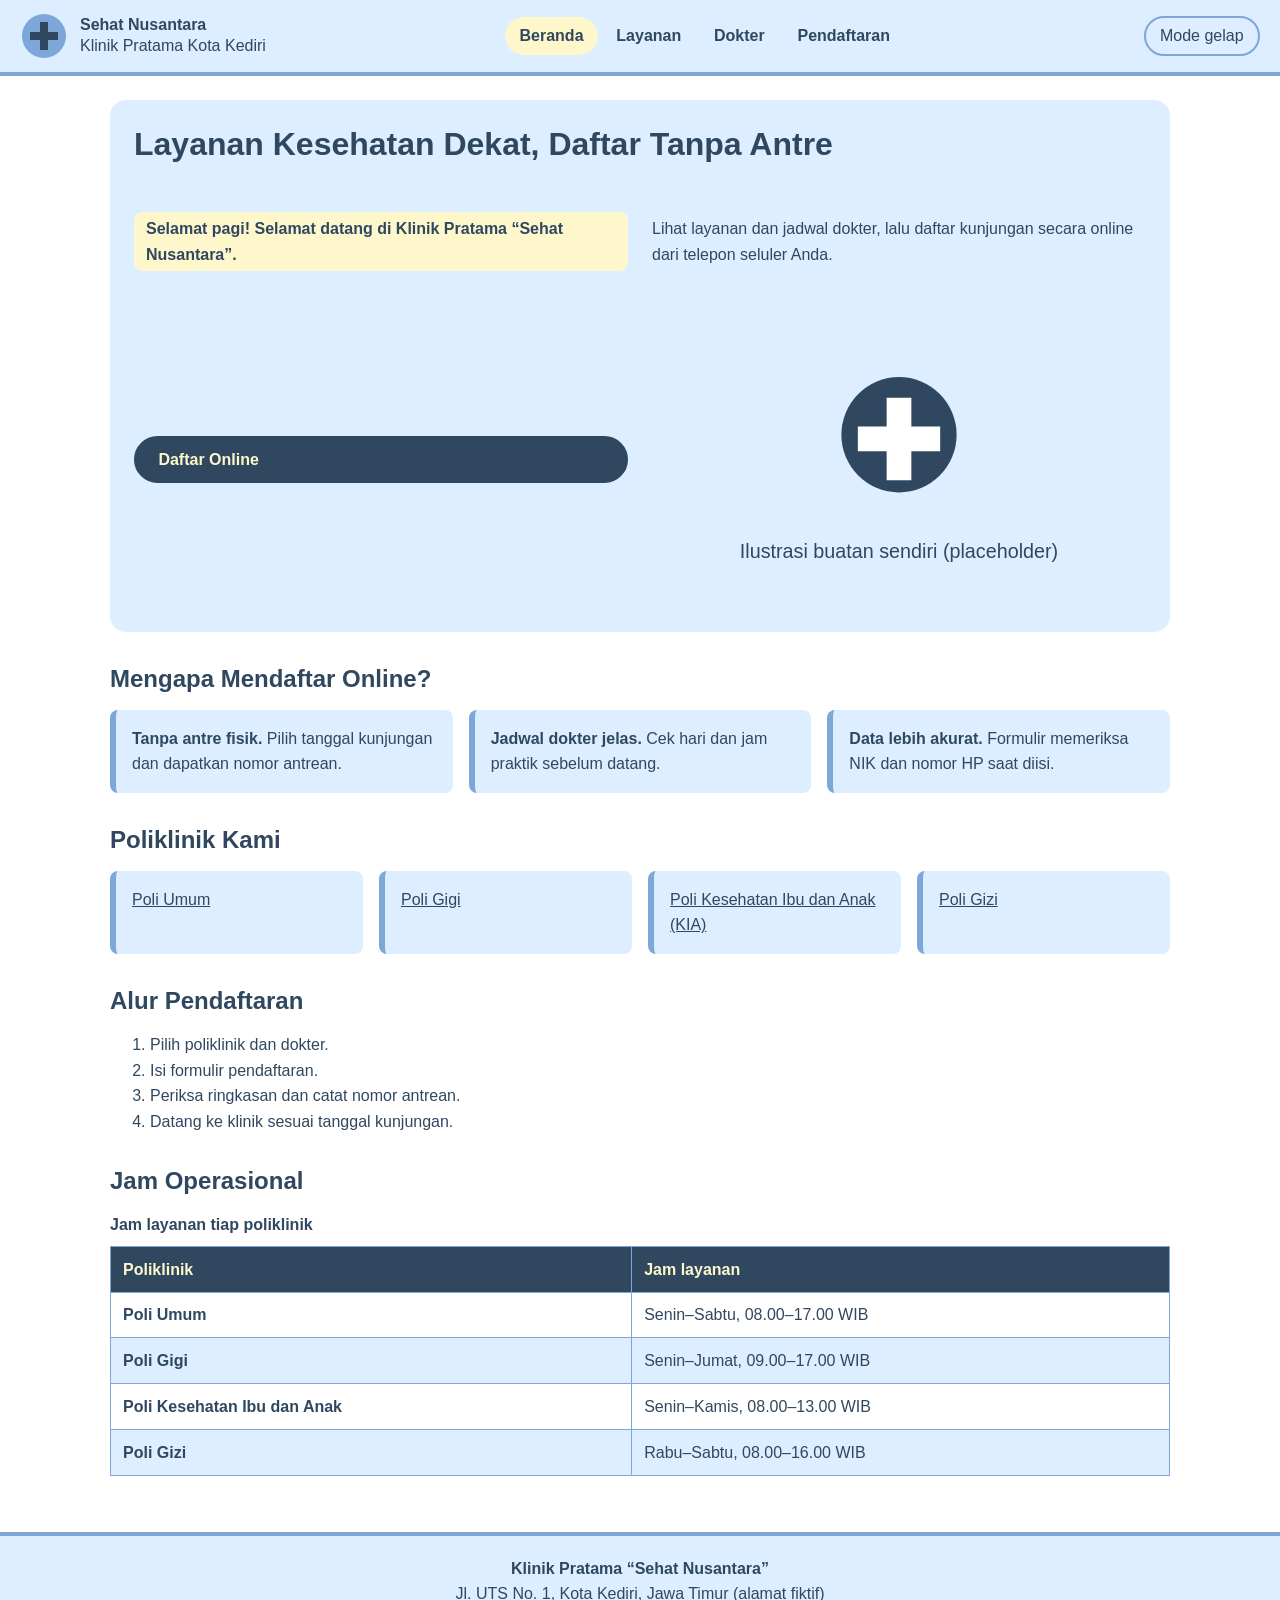
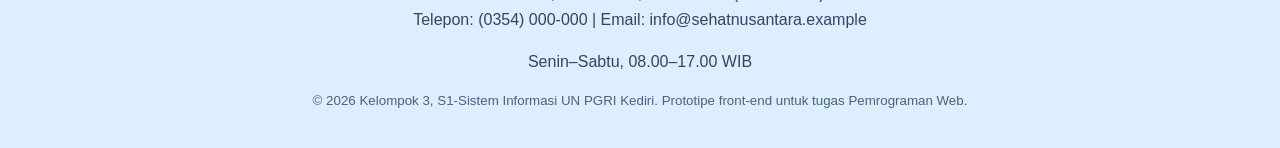
<file: index.html>
<!DOCTYPE html>
<html lang="id">
<head>
  <meta charset="UTF-8">
  <meta name="viewport" content="width=device-width, initial-scale=1">
  <meta name="color-scheme" content="light dark">
  <meta name="description" content="Website resmi Klinik Pratama Sehat Nusantara, Kota Kediri: layanan, jadwal dokter, dan pendaftaran online.">
  <title>Beranda | Klinik Pratama Sehat Nusantara</title>
  <link rel="stylesheet" href="css/style.css">
  <script>try{var t=localStorage.getItem("tema");if(t)document.documentElement.setAttribute("data-theme",t)}catch(e){}</script>
</head>
<body>
  <a class="skip-link" href="#konten-utama">Lewati ke konten utama</a>
  <header id="header-situs">
    <a class="brand" href="index.html">
      <img src="img/logo.svg" alt="Logo Klinik Pratama Sehat Nusantara" width="48" height="48">
      <span><strong>Sehat Nusantara</strong><br>Klinik Pratama Kota Kediri</span>
    </a>
    <nav id="navigasi-utama" aria-label="Navigasi utama">
    <ul>
      <li><a href="index.html" aria-current="page">Beranda</a></li>
      <li><a href="layanan.html">Layanan</a></li>
      <li><a href="dokter.html">Dokter</a></li>
      <li><a href="pendaftaran.html">Pendaftaran</a></li>
    </ul>
    </nav>
    <button type="button" id="btn-tema" aria-pressed="false" aria-label="Ganti mode terang atau gelap">Mode gelap</button>
  </header>

  <main id="konten-utama">
    <section id="hero">
      <h1>Layanan Kesehatan Dekat, Daftar Tanpa Antre</h1>
      <p id="sapaan">Selamat datang di Klinik Pratama “Sehat Nusantara”.</p>
      <p>Lihat layanan dan jadwal dokter, lalu daftar kunjungan secara online dari telepon seluler Anda.</p>
      <a class="tombol" href="pendaftaran.html">Daftar Online</a>
      <img src="img/hero.svg" alt="Ilustrasi tanda kesehatan berwarna hijau tosca" width="600" height="360">
    </section>

    <section id="keunggulan">
      <h2>Mengapa Mendaftar Online?</h2>
      <ul>
        <li><strong>Tanpa antre fisik.</strong> Pilih tanggal kunjungan dan dapatkan nomor antrean.</li>
        <li><strong>Jadwal dokter jelas.</strong> Cek hari dan jam praktik sebelum datang.</li>
        <li><strong>Data lebih akurat.</strong> Formulir memeriksa NIK dan nomor HP saat diisi.</li>
      </ul>
    </section>

    <section id="ringkasan-layanan">
      <h2>Poliklinik Kami</h2>
      <ul>
        <li><a href="layanan.html#poli-umum">Poli Umum</a></li>
        <li><a href="layanan.html#poli-gigi">Poli Gigi</a></li>
        <li><a href="layanan.html#poli-kia">Poli Kesehatan Ibu dan Anak (KIA)</a></li>
        <li><a href="layanan.html#poli-gizi">Poli Gizi</a></li>
      </ul>
    </section>

    <section id="alur">
      <h2>Alur Pendaftaran</h2>
      <ol>
        <li>Pilih poliklinik dan dokter.</li>
        <li>Isi formulir pendaftaran.</li>
        <li>Periksa ringkasan dan catat nomor antrean.</li>
        <li>Datang ke klinik sesuai tanggal kunjungan.</li>
      </ol>
    </section>

    <section id="jam-operasional">
      <h2>Jam Operasional</h2>
      <table>
        <caption>Jam layanan tiap poliklinik</caption>
        <thead><tr><th scope="col">Poliklinik</th><th scope="col">Jam layanan</th></tr></thead>
        <tbody>
          <tr><th scope="row">Poli Umum</th><td>Senin–Sabtu, 08.00–17.00 WIB</td></tr>
          <tr><th scope="row">Poli Gigi</th><td>Senin–Jumat, 09.00–17.00 WIB</td></tr>
          <tr><th scope="row">Poli Kesehatan Ibu dan Anak</th><td>Senin–Kamis, 08.00–13.00 WIB</td></tr>
          <tr><th scope="row">Poli Gizi</th><td>Rabu–Sabtu, 08.00–16.00 WIB</td></tr>
        </tbody>
      </table>
    </section>
  </main>

  <footer id="footer-situs">
    <address>
      <strong>Klinik Pratama “Sehat Nusantara”</strong><br>
      Jl. UTS No. 1, Kota Kediri, Jawa Timur (alamat fiktif)<br>
      Telepon: (0354) 000-000 | Email: info@sehatnusantara.example
    </address>
    <p>Senin–Sabtu, 08.00–17.00 WIB</p>
    <p><small>&copy; 2026 Kelompok 3, S1-Sistem Informasi UN PGRI Kediri. Prototipe front-end untuk tugas Pemrograman Web.</small></p>
  </footer>

  <script src="js/script.js" defer></script>
</body>
</html>
</file>
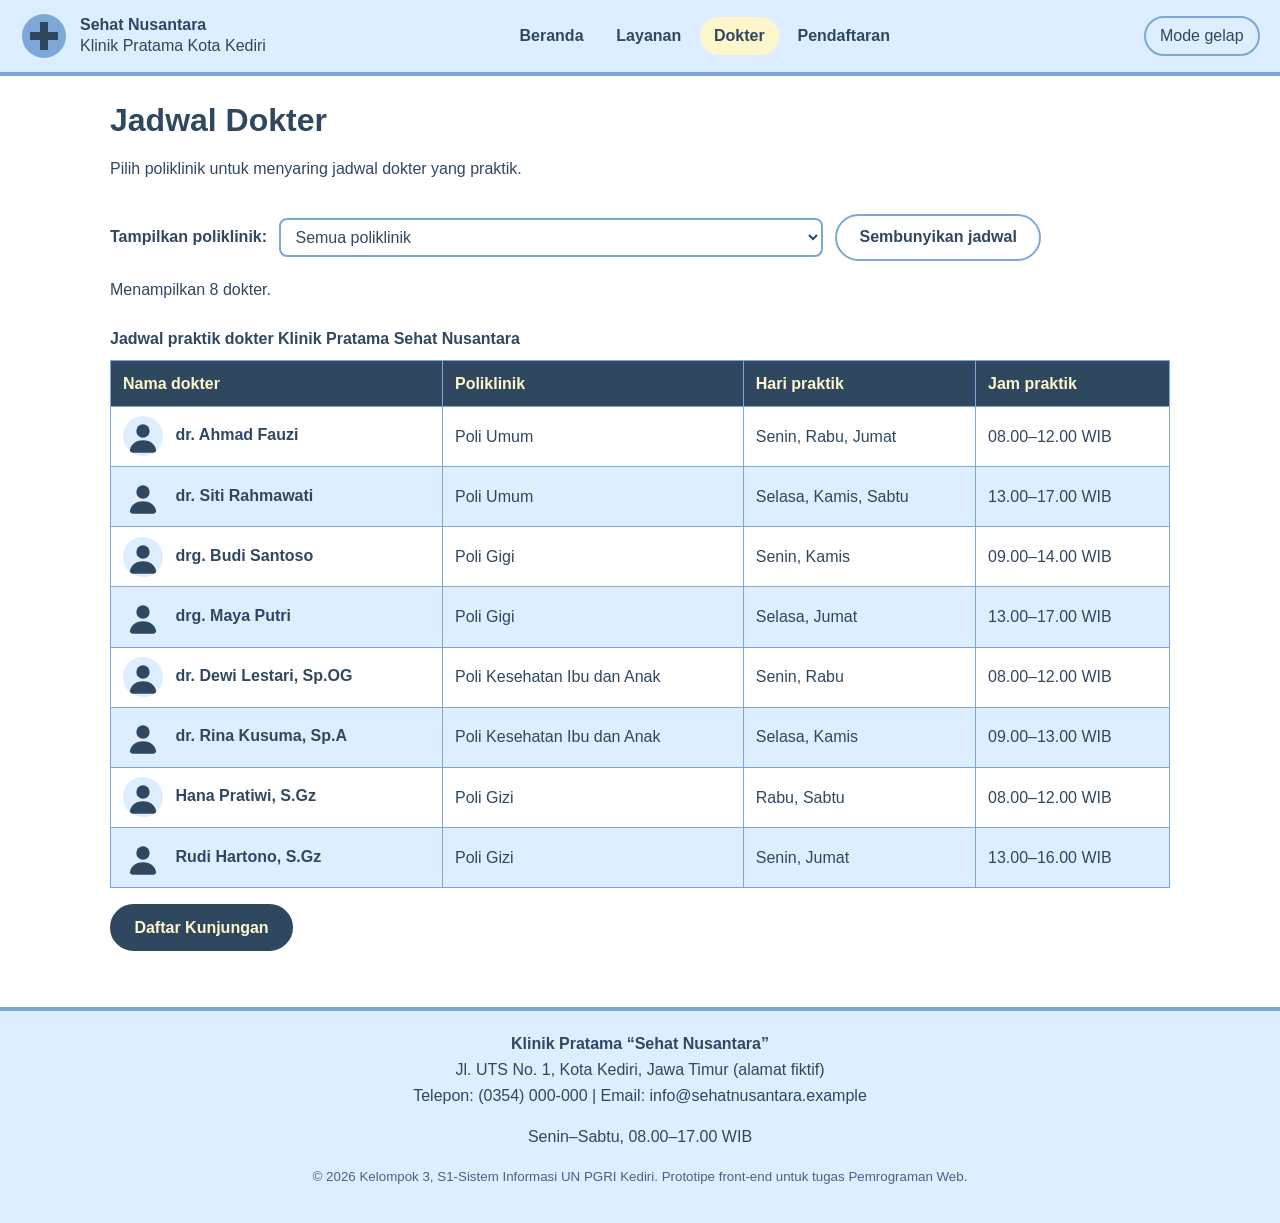
<file: dokter.html>
<!DOCTYPE html>
<html lang="id">
<head>
  <meta charset="UTF-8">
  <meta name="viewport" content="width=device-width, initial-scale=1">
  <meta name="color-scheme" content="light dark">
  <meta name="description" content="Jadwal praktik dokter Klinik Pratama Sehat Nusantara yang dapat difilter menurut poliklinik.">
  <title>Jadwal Dokter | Klinik Pratama Sehat Nusantara</title>
  <link rel="stylesheet" href="css/style.css">
  <script>try{var t=localStorage.getItem("tema");if(t)document.documentElement.setAttribute("data-theme",t)}catch(e){}</script>
</head>
<body>
  <a class="skip-link" href="#konten-utama">Lewati ke konten utama</a>
  <header id="header-situs">
    <a class="brand" href="index.html">
      <img src="img/logo.svg" alt="Logo Klinik Pratama Sehat Nusantara" width="48" height="48">
      <span><strong>Sehat Nusantara</strong><br>Klinik Pratama Kota Kediri</span>
    </a>
    <nav id="navigasi-utama" aria-label="Navigasi utama">
    <ul>
      <li><a href="index.html">Beranda</a></li>
      <li><a href="layanan.html">Layanan</a></li>
      <li><a href="dokter.html" aria-current="page">Dokter</a></li>
      <li><a href="pendaftaran.html">Pendaftaran</a></li>
    </ul>
    </nav>
    <button type="button" id="btn-tema" aria-pressed="false" aria-label="Ganti mode terang atau gelap">Mode gelap</button>
  </header>

  <main id="konten-utama">
    <section id="judul-halaman">
      <h1>Jadwal Dokter</h1>
      <p>Pilih poliklinik untuk menyaring jadwal dokter yang praktik.</p>
    </section>

    <section id="jadwal-dokter">
      <div id="kontrol-jadwal">
        <label for="filter-poli">Tampilkan poliklinik:</label>
        <select id="filter-poli" name="filter-poli">
          <option value="semua">Semua poliklinik</option>
          <option value="umum">Poli Umum</option>
          <option value="gigi">Poli Gigi</option>
          <option value="kia">Poli Kesehatan Ibu dan Anak</option>
          <option value="gizi">Poli Gizi</option>
        </select>
        <button type="button" id="btn-toggle-jadwal" aria-controls="tabel-jadwal">Sembunyikan jadwal</button>
      </div>
      <p id="info-hasil" aria-live="polite">Menampilkan 8 dokter.</p>

      <div id="tabel-jadwal">
        <table>
          <caption>Jadwal praktik dokter Klinik Pratama Sehat Nusantara</caption>
          <thead><tr><th scope="col">Nama dokter</th><th scope="col">Poliklinik</th><th scope="col">Hari praktik</th><th scope="col">Jam praktik</th></tr></thead>
          <tbody id="tbody-dokter">
          <tr data-poli="umum"><th scope="row"><img src="img/dokter.svg" alt="Foto profil dr. Ahmad Fauzi" width="40" height="40"> dr. Ahmad Fauzi</th><td>Poli Umum</td><td>Senin, Rabu, Jumat</td><td>08.00–12.00 WIB</td></tr>
          <tr data-poli="umum"><th scope="row"><img src="img/dokter.svg" alt="Foto profil dr. Siti Rahmawati" width="40" height="40"> dr. Siti Rahmawati</th><td>Poli Umum</td><td>Selasa, Kamis, Sabtu</td><td>13.00–17.00 WIB</td></tr>
          <tr data-poli="gigi"><th scope="row"><img src="img/dokter.svg" alt="Foto profil drg. Budi Santoso" width="40" height="40"> drg. Budi Santoso</th><td>Poli Gigi</td><td>Senin, Kamis</td><td>09.00–14.00 WIB</td></tr>
          <tr data-poli="gigi"><th scope="row"><img src="img/dokter.svg" alt="Foto profil drg. Maya Putri" width="40" height="40"> drg. Maya Putri</th><td>Poli Gigi</td><td>Selasa, Jumat</td><td>13.00–17.00 WIB</td></tr>
          <tr data-poli="kia"><th scope="row"><img src="img/dokter.svg" alt="Foto profil dr. Dewi Lestari, Sp.OG" width="40" height="40"> dr. Dewi Lestari, Sp.OG</th><td>Poli Kesehatan Ibu dan Anak</td><td>Senin, Rabu</td><td>08.00–12.00 WIB</td></tr>
          <tr data-poli="kia"><th scope="row"><img src="img/dokter.svg" alt="Foto profil dr. Rina Kusuma, Sp.A" width="40" height="40"> dr. Rina Kusuma, Sp.A</th><td>Poli Kesehatan Ibu dan Anak</td><td>Selasa, Kamis</td><td>09.00–13.00 WIB</td></tr>
          <tr data-poli="gizi"><th scope="row"><img src="img/dokter.svg" alt="Foto profil Hana Pratiwi, S.Gz" width="40" height="40"> Hana Pratiwi, S.Gz</th><td>Poli Gizi</td><td>Rabu, Sabtu</td><td>08.00–12.00 WIB</td></tr>
          <tr data-poli="gizi"><th scope="row"><img src="img/dokter.svg" alt="Foto profil Rudi Hartono, S.Gz" width="40" height="40"> Rudi Hartono, S.Gz</th><td>Poli Gizi</td><td>Senin, Jumat</td><td>13.00–16.00 WIB</td></tr>
          </tbody>
        </table>
      </div>
      <p><a class="tombol" href="pendaftaran.html">Daftar Kunjungan</a></p>
    </section>
  </main>

  <footer id="footer-situs">
    <address>
      <strong>Klinik Pratama “Sehat Nusantara”</strong><br>
      Jl. UTS No. 1, Kota Kediri, Jawa Timur (alamat fiktif)<br>
      Telepon: (0354) 000-000 | Email: info@sehatnusantara.example
    </address>
    <p>Senin–Sabtu, 08.00–17.00 WIB</p>
    <p><small>&copy; 2026 Kelompok 3, S1-Sistem Informasi UN PGRI Kediri. Prototipe front-end untuk tugas Pemrograman Web.</small></p>
  </footer>

  <script src="js/script.js" defer></script>
</body>
</html>
</file>
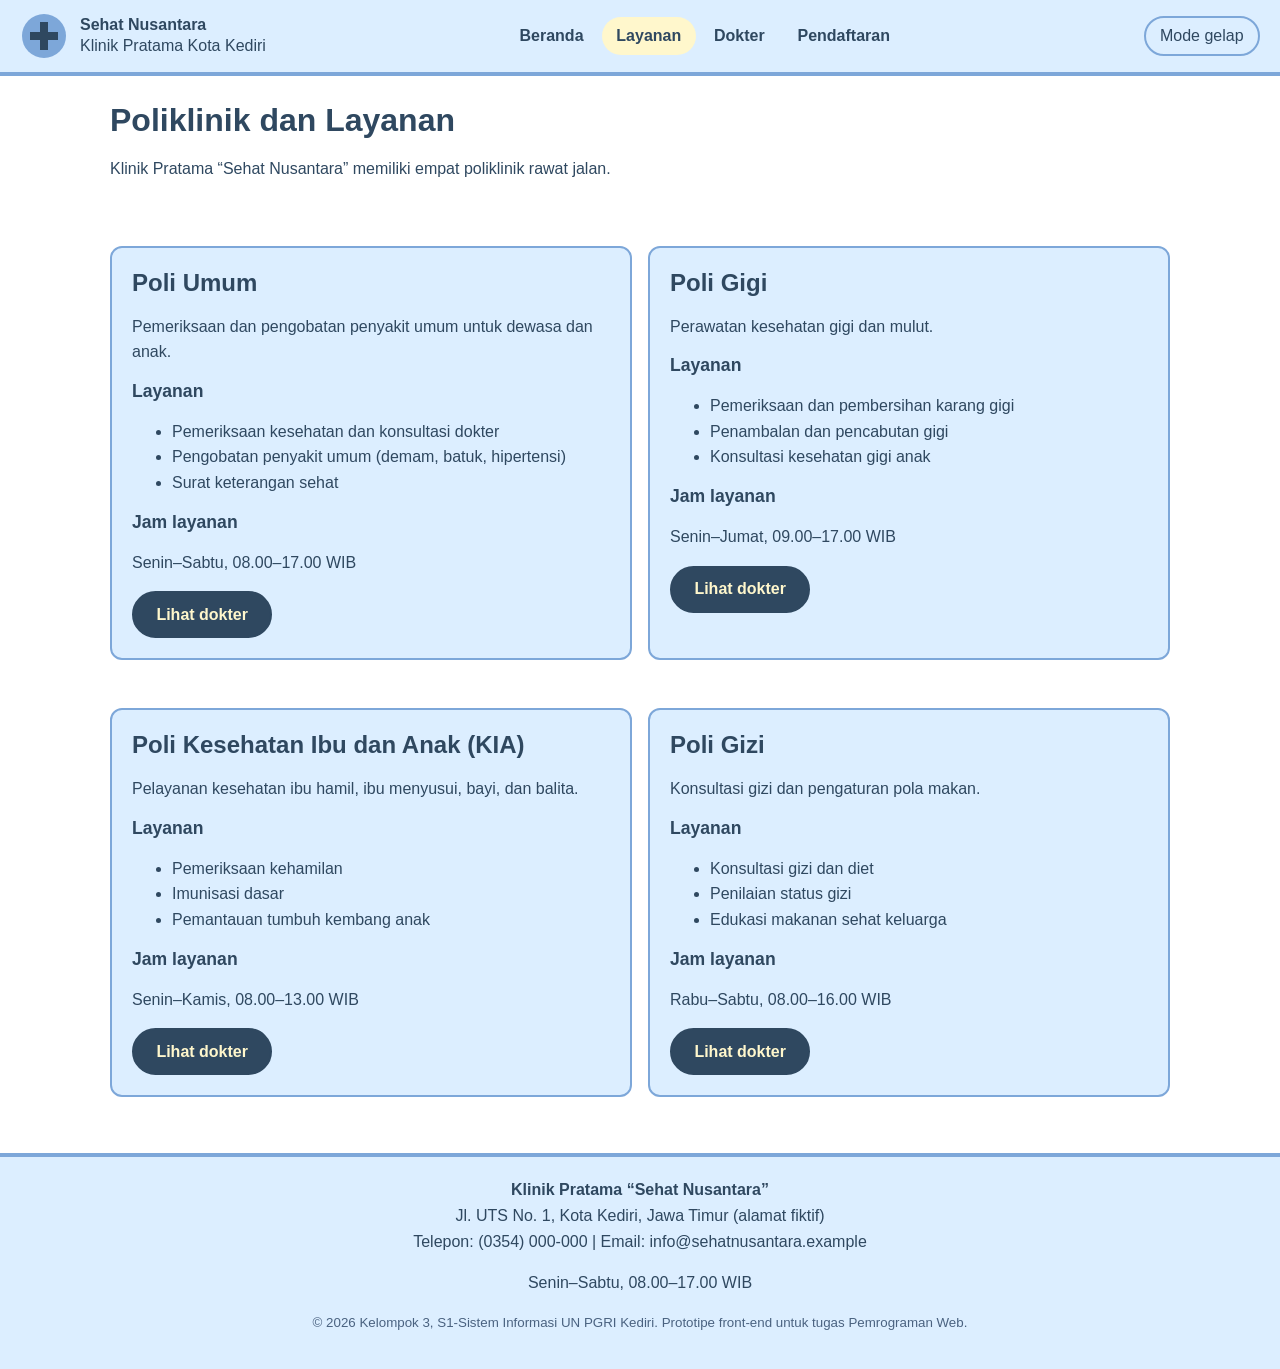
<file: layanan.html>
<!DOCTYPE html>
<html lang="id">
<head>
  <meta charset="UTF-8">
  <meta name="viewport" content="width=device-width, initial-scale=1">
  <meta name="color-scheme" content="light dark">
  <meta name="description" content="Daftar poliklinik dan layanan Klinik Pratama Sehat Nusantara.">
  <title>Layanan | Klinik Pratama Sehat Nusantara</title>
  <link rel="stylesheet" href="css/style.css">
  <script>try{var t=localStorage.getItem("tema");if(t)document.documentElement.setAttribute("data-theme",t)}catch(e){}</script>
</head>
<body>
  <a class="skip-link" href="#konten-utama">Lewati ke konten utama</a>
  <header id="header-situs">
    <a class="brand" href="index.html">
      <img src="img/logo.svg" alt="Logo Klinik Pratama Sehat Nusantara" width="48" height="48">
      <span><strong>Sehat Nusantara</strong><br>Klinik Pratama Kota Kediri</span>
    </a>
    <nav id="navigasi-utama" aria-label="Navigasi utama">
    <ul>
      <li><a href="index.html">Beranda</a></li>
      <li><a href="layanan.html" aria-current="page">Layanan</a></li>
      <li><a href="dokter.html">Dokter</a></li>
      <li><a href="pendaftaran.html">Pendaftaran</a></li>
    </ul>
    </nav>
    <button type="button" id="btn-tema" aria-pressed="false" aria-label="Ganti mode terang atau gelap">Mode gelap</button>
  </header>

  <main id="konten-utama">
    <section id="judul-halaman">
      <h1>Poliklinik dan Layanan</h1>
      <p>Klinik Pratama “Sehat Nusantara” memiliki empat poliklinik rawat jalan.</p>
    </section>

    <section id="poli-umum">
      <article>
        <h2>Poli Umum</h2>
        <p>Pemeriksaan dan pengobatan penyakit umum untuk dewasa dan anak.</p>
        <h3>Layanan</h3>
        <ul>
          <li>Pemeriksaan kesehatan dan konsultasi dokter</li>
          <li>Pengobatan penyakit umum (demam, batuk, hipertensi)</li>
          <li>Surat keterangan sehat</li>
        </ul>
        <h3>Jam layanan</h3>
        <p>Senin–Sabtu, 08.00–17.00 WIB</p>
        <a class="tombol" href="dokter.html#jadwal-umum">Lihat dokter</a>
      </article>
    </section>

    <section id="poli-gigi">
      <article>
        <h2>Poli Gigi</h2>
        <p>Perawatan kesehatan gigi dan mulut.</p>
        <h3>Layanan</h3>
        <ul>
          <li>Pemeriksaan dan pembersihan karang gigi</li>
          <li>Penambalan dan pencabutan gigi</li>
          <li>Konsultasi kesehatan gigi anak</li>
        </ul>
        <h3>Jam layanan</h3>
        <p>Senin–Jumat, 09.00–17.00 WIB</p>
        <a class="tombol" href="dokter.html#jadwal-gigi">Lihat dokter</a>
      </article>
    </section>

    <section id="poli-kia">
      <article>
        <h2>Poli Kesehatan Ibu dan Anak (KIA)</h2>
        <p>Pelayanan kesehatan ibu hamil, ibu menyusui, bayi, dan balita.</p>
        <h3>Layanan</h3>
        <ul>
          <li>Pemeriksaan kehamilan</li>
          <li>Imunisasi dasar</li>
          <li>Pemantauan tumbuh kembang anak</li>
        </ul>
        <h3>Jam layanan</h3>
        <p>Senin–Kamis, 08.00–13.00 WIB</p>
        <a class="tombol" href="dokter.html#jadwal-kia">Lihat dokter</a>
      </article>
    </section>

    <section id="poli-gizi">
      <article>
        <h2>Poli Gizi</h2>
        <p>Konsultasi gizi dan pengaturan pola makan.</p>
        <h3>Layanan</h3>
        <ul>
          <li>Konsultasi gizi dan diet</li>
          <li>Penilaian status gizi</li>
          <li>Edukasi makanan sehat keluarga</li>
        </ul>
        <h3>Jam layanan</h3>
        <p>Rabu–Sabtu, 08.00–16.00 WIB</p>
        <a class="tombol" href="dokter.html#jadwal-gizi">Lihat dokter</a>
      </article>
    </section>
  </main>

  <footer id="footer-situs">
    <address>
      <strong>Klinik Pratama “Sehat Nusantara”</strong><br>
      Jl. UTS No. 1, Kota Kediri, Jawa Timur (alamat fiktif)<br>
      Telepon: (0354) 000-000 | Email: info@sehatnusantara.example
    </address>
    <p>Senin–Sabtu, 08.00–17.00 WIB</p>
    <p><small>&copy; 2026 Kelompok 3, S1-Sistem Informasi UN PGRI Kediri. Prototipe front-end untuk tugas Pemrograman Web.</small></p>
  </footer>

  <script src="js/script.js" defer></script>
</body>
</html>
</file>
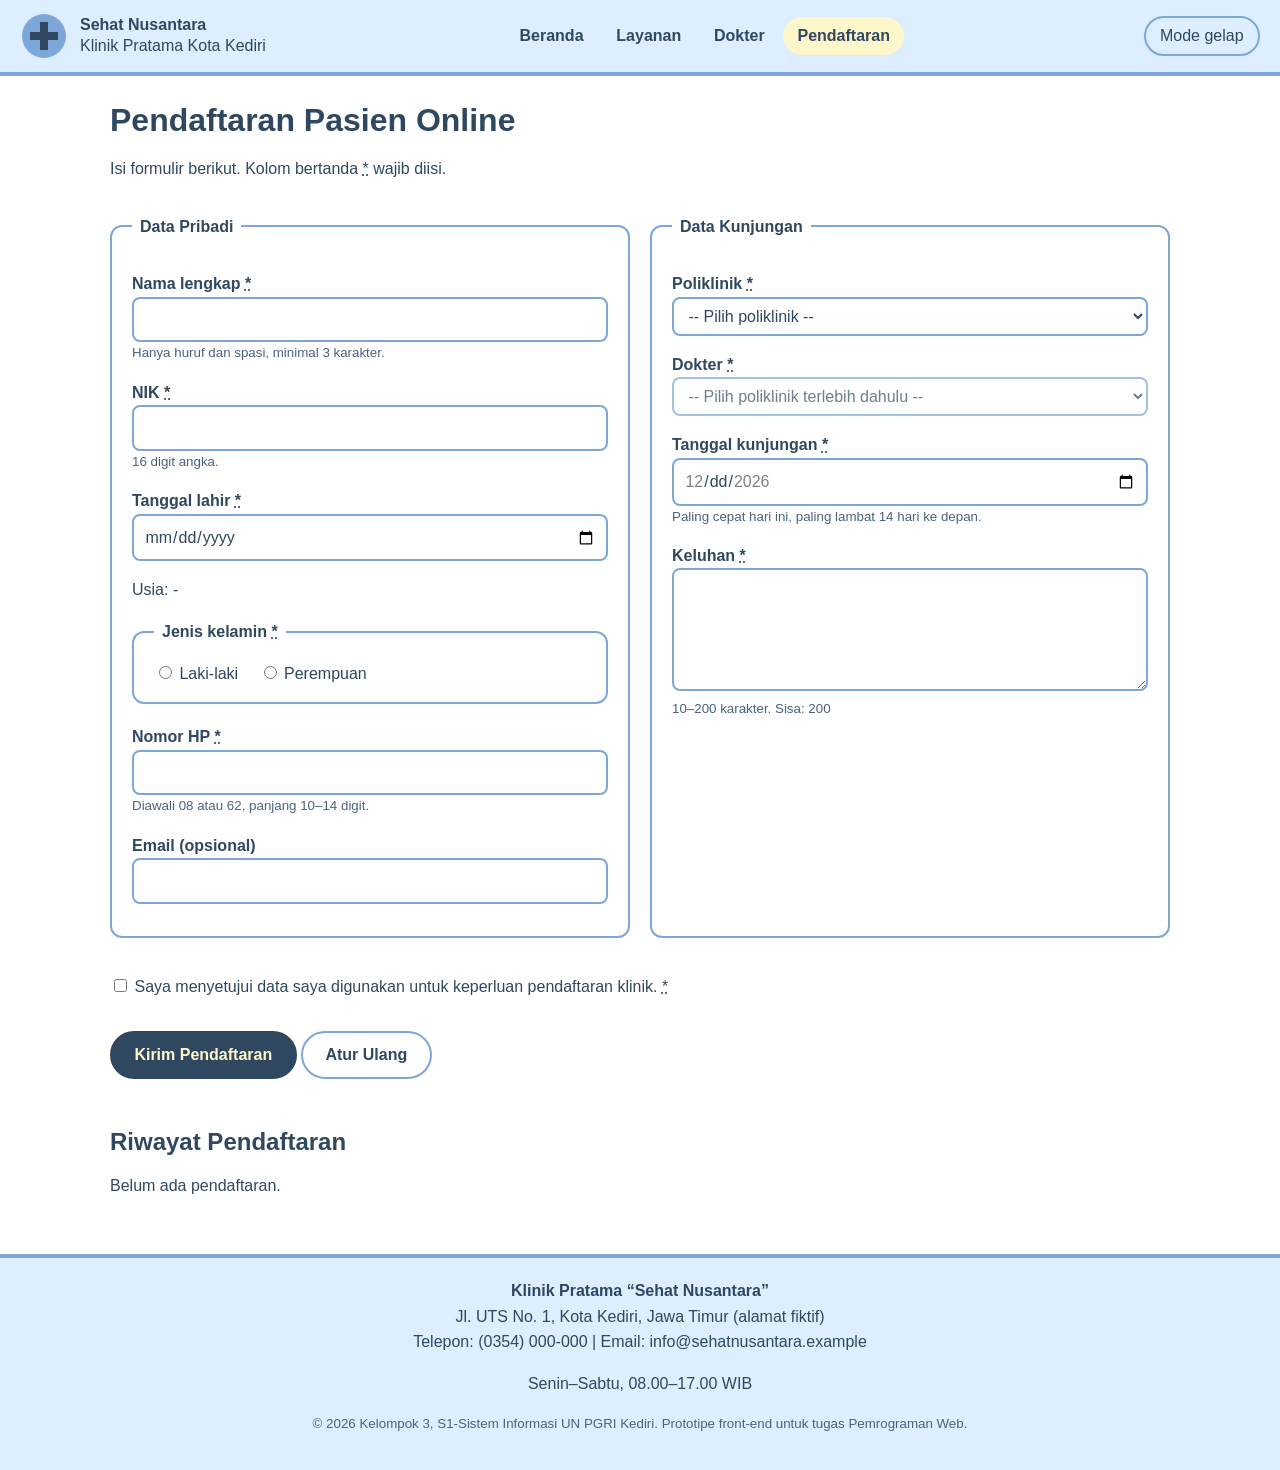
<file: pendaftaran.html>
<!DOCTYPE html>
<html lang="id">
<head>
  <meta charset="UTF-8">
  <meta name="viewport" content="width=device-width, initial-scale=1">
  <meta name="color-scheme" content="light dark">
  <meta name="description" content="Formulir pendaftaran pasien online Klinik Pratama Sehat Nusantara.">
  <title>Pendaftaran Online | Klinik Pratama Sehat Nusantara</title>
  <link rel="stylesheet" href="css/style.css">
  <script>try{var t=localStorage.getItem("tema");if(t)document.documentElement.setAttribute("data-theme",t)}catch(e){}</script>
</head>
<body>
  <a class="skip-link" href="#konten-utama">Lewati ke konten utama</a>
  <header id="header-situs">
    <a class="brand" href="index.html">
      <img src="img/logo.svg" alt="Logo Klinik Pratama Sehat Nusantara" width="48" height="48">
      <span><strong>Sehat Nusantara</strong><br>Klinik Pratama Kota Kediri</span>
    </a>
    <nav id="navigasi-utama" aria-label="Navigasi utama">
    <ul>
      <li><a href="index.html">Beranda</a></li>
      <li><a href="layanan.html">Layanan</a></li>
      <li><a href="dokter.html">Dokter</a></li>
      <li><a href="pendaftaran.html" aria-current="page">Pendaftaran</a></li>
    </ul>
    </nav>
    <button type="button" id="btn-tema" aria-pressed="false" aria-label="Ganti mode terang atau gelap">Mode gelap</button>
  </header>

  <main id="konten-utama">
    <section id="judul-halaman">
      <h1>Pendaftaran Pasien Online</h1>
      <p>Isi formulir berikut. Kolom bertanda <abbr title="wajib diisi">*</abbr> wajib diisi.</p>
    </section>

    <section id="formulir">
      <form id="form-pendaftaran" action="#" method="post" novalidate>
        <fieldset>
          <legend>Data Pribadi</legend>
        <p>
          <label for="nama">Nama lengkap <abbr title="wajib diisi">*</abbr></label>
          <input type="text" id="nama" name="nama" aria-describedby="petunjuk-nama galat-nama" autocomplete="name">
          <small id="petunjuk-nama">Hanya huruf dan spasi, minimal 3 karakter.</small>
          <small class="pesan-galat" id="galat-nama" aria-live="polite"></small>
        </p>
        <p>
          <label for="nik">NIK <abbr title="wajib diisi">*</abbr></label>
          <input type="text" id="nik" name="nik" aria-describedby="petunjuk-nik galat-nik" inputmode="numeric" maxlength="16">
          <small id="petunjuk-nik">16 digit angka.</small>
          <small class="pesan-galat" id="galat-nik" aria-live="polite"></small>
        </p>
        <p>
          <label for="tgl-lahir">Tanggal lahir <abbr title="wajib diisi">*</abbr></label>
          <input type="date" id="tgl-lahir" name="tgl-lahir" aria-describedby="galat-tgl-lahir">
          <small class="pesan-galat" id="galat-tgl-lahir" aria-live="polite"></small>
        </p>
        <p id="info-usia">Usia: <output id="usia-pasien" for="tgl-lahir">-</output></p>
        <fieldset id="grup-jk">
          <legend>Jenis kelamin <abbr title="wajib diisi">*</abbr></legend>
          <label><input type="radio" name="jk" value="Laki-laki"> Laki-laki</label>
          <label><input type="radio" name="jk" value="Perempuan"> Perempuan</label>
          <small class="pesan-galat" id="galat-jk" aria-live="polite"></small>
        </fieldset>
        <p>
          <label for="hp">Nomor HP <abbr title="wajib diisi">*</abbr></label>
          <input type="tel" id="hp" name="hp" aria-describedby="petunjuk-hp galat-hp" inputmode="numeric" autocomplete="tel">
          <small id="petunjuk-hp">Diawali 08 atau 62, panjang 10–14 digit.</small>
          <small class="pesan-galat" id="galat-hp" aria-live="polite"></small>
        </p>
        <p>
          <label for="email">Email (opsional)</label>
          <input type="email" id="email" name="email" aria-describedby="galat-email" autocomplete="email">
          <small class="pesan-galat" id="galat-email" aria-live="polite"></small>
        </p>
        </fieldset>

        <fieldset>
          <legend>Data Kunjungan</legend>
        <p>
          <label for="poli">Poliklinik <abbr title="wajib diisi">*</abbr></label>
          <select id="poli" name="poli" aria-describedby="galat-poli">
            <option value="">-- Pilih poliklinik --</option>
            <option value="umum">Poli Umum</option>
            <option value="gigi">Poli Gigi</option>
            <option value="kia">Poli Kesehatan Ibu dan Anak</option>
            <option value="gizi">Poli Gizi</option>
          </select>
          <small class="pesan-galat" id="galat-poli" aria-live="polite"></small>
        </p>
        <p>
          <label for="dokter">Dokter <abbr title="wajib diisi">*</abbr></label>
          <select id="dokter" name="dokter" aria-describedby="galat-dokter" disabled>
            <option value="">-- Pilih poliklinik terlebih dahulu --</option>
          </select>
          <small class="pesan-galat" id="galat-dokter" aria-live="polite"></small>
        </p>
        <p>
          <label for="tgl-kunjungan">Tanggal kunjungan <abbr title="wajib diisi">*</abbr></label>
          <input type="date" id="tgl-kunjungan" name="tgl-kunjungan" aria-describedby="petunjuk-tgl-kunjungan galat-tgl-kunjungan">
          <small id="petunjuk-tgl-kunjungan">Paling cepat hari ini, paling lambat 14 hari ke depan.</small>
          <small class="pesan-galat" id="galat-tgl-kunjungan" aria-live="polite"></small>
        </p>
        <p>
          <label for="keluhan">Keluhan <abbr title="wajib diisi">*</abbr></label>
          <textarea id="keluhan" name="keluhan" rows="4" maxlength="200" aria-describedby="petunjuk-keluhan galat-keluhan"></textarea>
          <small id="petunjuk-keluhan">10–200 karakter. Sisa: <span id="sisa-karakter">200</span></small>
          <small class="pesan-galat" id="galat-keluhan" aria-live="polite"></small>
        </p>
        </fieldset>

        <p>
          <input type="checkbox" id="setuju" name="setuju">
          <label for="setuju">Saya menyetujui data saya digunakan untuk keperluan pendaftaran klinik. <abbr title="wajib diisi">*</abbr></label>
          <small class="pesan-galat" id="galat-setuju" aria-live="polite"></small>
        </p>

        <p>
          <button type="submit" id="btn-kirim">Kirim Pendaftaran</button>
          <button type="reset" id="btn-reset">Atur Ulang</button>
        </p>
      </form>
    </section>

    <section id="modal-ringkasan" role="dialog" aria-modal="true" aria-labelledby="judul-ringkasan" hidden>
      <h2 id="judul-ringkasan">Ringkasan Pendaftaran</h2>
      <p>Nomor antrean: <strong id="ringkas-antrean"></strong></p>
      <dl>
        <dt>Nama lengkap</dt><dd id="ringkas-nama"></dd>
        <dt>NIK</dt><dd id="ringkas-nik"></dd>
        <dt>Tanggal lahir (usia)</dt><dd id="ringkas-lahir"></dd>
        <dt>Jenis kelamin</dt><dd id="ringkas-jk"></dd>
        <dt>Nomor HP</dt><dd id="ringkas-hp"></dd>
        <dt>Email</dt><dd id="ringkas-email"></dd>
        <dt>Poliklinik</dt><dd id="ringkas-poli"></dd>
        <dt>Dokter</dt><dd id="ringkas-dokter"></dd>
        <dt>Tanggal kunjungan</dt><dd id="ringkas-kunjungan"></dd>
        <dt>Keluhan</dt><dd id="ringkas-keluhan"></dd>
      </dl>
      <button type="button" id="btn-tutup-ringkasan">Tutup</button>
    </section>

    <section id="riwayat-pendaftaran">
      <h2>Riwayat Pendaftaran</h2>
      <p id="info-riwayat">Belum ada pendaftaran.</p>
      <div id="tabel-riwayat" hidden>
        <table>
          <caption>Pendaftaran yang dibuat di perangkat ini</caption>
          <thead><tr><th scope="col">No. antrean</th><th scope="col">Nama</th><th scope="col">Poliklinik</th><th scope="col">Dokter</th><th scope="col">Tanggal kunjungan</th><th scope="col">Dibuat</th></tr></thead>
          <tbody id="tbody-riwayat"></tbody>
        </table>
      </div>
      <button type="button" id="btn-hapus-riwayat" hidden>Hapus riwayat</button>
    </section>
  </main>

  <footer id="footer-situs">
    <address>
      <strong>Klinik Pratama “Sehat Nusantara”</strong><br>
      Jl. UTS No. 1, Kota Kediri, Jawa Timur (alamat fiktif)<br>
      Telepon: (0354) 000-000 | Email: info@sehatnusantara.example
    </address>
    <p>Senin–Sabtu, 08.00–17.00 WIB</p>
    <p><small>&copy; 2026 Kelompok 3, S1-Sistem Informasi UN PGRI Kediri. Prototipe front-end untuk tugas Pemrograman Web.</small></p>
  </footer>

  <script src="js/script.js" defer></script>
</body>
</html>
</file>
<file: css/style.css>
/* Palet "Ice & Butter": navy #2F4860, putih #FFFFFF, cobalt #7DA7D9, butter #FFF7CC, ice blue #DCEEFF */
:root{--bg:#fff;--surface:#DCEEFF;--text:#2F4860;--muted:#4a6280;--primary:#2F4860;--on-primary:#FFF7CC;--accent:#7DA7D9;--highlight:#FFF7CC;--border:#7DA7D9;--link:#2F4860;--error:#b3261e;--hover-text:#1b2a3a}
@media (prefers-color-scheme:dark){:root:not([data-theme="light"]){--bg:#1b2a3a;--surface:#2F4860;--text:#DCEEFF;--muted:#b9d3ee;--primary:#FFF7CC;--on-primary:#2F4860;--link:#FFF7CC;--error:#ffb4ab}}
:root[data-theme="dark"]{--bg:#1b2a3a;--surface:#2F4860;--text:#DCEEFF;--muted:#b9d3ee;--primary:#FFF7CC;--on-primary:#2F4860;--link:#FFF7CC;--error:#ffb4ab}
*,*::before,*::after{box-sizing:border-box}
body{margin:0;font-family:"Segoe UI",Roboto,Arial,sans-serif;line-height:1.6;background:var(--bg);color:var(--text);transition:background .2s,color .2s}
h1,h2,h3{line-height:1.25;margin:0 0 .5rem}
h1{font-size:2rem}h2{font-size:1.5rem}h3{font-size:1.1rem}
a{color:var(--link)}
img{max-width:100%;height:auto}
.skip-link{position:absolute;left:-999px}.skip-link:focus{left:.5rem;top:.5rem;background:var(--highlight);color:#2F4860;padding:.5rem 1rem;z-index:20}
:focus-visible{outline:3px solid var(--accent);outline-offset:2px}

#header-situs{display:flex;flex-wrap:wrap;align-items:center;justify-content:space-between;gap:.75rem;padding:.75rem 1.25rem;background:var(--surface);border-bottom:4px solid var(--accent)}
.brand{display:flex;align-items:center;gap:.75rem;text-decoration:none;color:var(--text);line-height:1.3}
#navigasi-utama ul{display:flex;flex-wrap:wrap;gap:.25rem;margin:0;padding:0;list-style:none}
#navigasi-utama a{display:block;padding:.4rem .9rem;border-radius:999px;text-decoration:none;font-weight:600;color:var(--text)}
#navigasi-utama a:hover{background:var(--accent);color:var(--hover-text)}
#navigasi-utama a[aria-current="page"]{background:var(--highlight);color:#2F4860}
#btn-tema{background:transparent;color:var(--text);border:2px solid var(--accent);border-radius:999px;padding:.35rem .9rem;font:inherit;cursor:pointer}
#btn-tema:hover{background:var(--accent);color:var(--hover-text)}

main{max-width:1100px;margin:0 auto;padding:1.5rem 1.25rem}
main>section{margin-bottom:2rem}
#hero{display:grid;gap:1.5rem;align-items:center;background:var(--surface);border-radius:16px;padding:1.5rem}
#hero h1{grid-column:1/-1}
#sapaan{font-weight:600;background:var(--highlight);color:#2F4860;display:inline-block;padding:.25rem .75rem;border-radius:8px}
#keunggulan ul{display:grid;gap:1rem;padding:0;list-style:none}
#keunggulan li,#ringkasan-layanan li{background:var(--surface);border-left:6px solid var(--accent);border-radius:8px;padding:1rem}
#ringkasan-layanan ul{display:grid;grid-template-columns:repeat(2,1fr);gap:1rem;padding:0;list-style:none}
section[id^="poli-"] article{height:100%;background:var(--surface);border:2px solid var(--accent);border-radius:12px;padding:1.25rem}

.tombol,button{display:inline-block;background:var(--primary);color:var(--on-primary);border:2px solid var(--primary);border-radius:999px;padding:.55rem 1.4rem;font:inherit;font-weight:600;text-decoration:none;cursor:pointer;transition:background .15s,transform .15s}
.tombol:hover,button:hover{background:var(--accent);border-color:var(--accent);color:var(--hover-text);transform:translateY(-2px)}
#btn-tema{font-weight:400}
button[type="reset"],#btn-toggle-jadwal{background:transparent;color:var(--text);border-color:var(--accent)}

table{width:100%;border-collapse:collapse}
caption{text-align:left;font-weight:600;padding:.5rem 0}
th,td{padding:.6rem .75rem;border:1px solid var(--border);text-align:left}
thead th{background:var(--primary);color:var(--on-primary)}
tbody tr:nth-child(even){background:var(--surface)}
tbody th img{border-radius:50%;vertical-align:middle;margin-right:.5rem}
#tabel-jadwal{overflow-x:auto}
#kontrol-jadwal{display:flex;flex-wrap:wrap;align-items:center;gap:.75rem;margin-bottom:.5rem}

fieldset{border:2px solid var(--accent);border-radius:12px;margin:0 0 1.25rem;padding:1rem 1.25rem}
legend{font-weight:700;padding:0 .5rem}
label{display:block;font-weight:600}
#grup-jk label,#setuju+label{display:inline;font-weight:400}
#grup-jk label{margin-right:1rem}
input:not([type="radio"],[type="checkbox"]),select,textarea{width:100%;max-width:34rem;padding:.5rem .65rem;font:inherit;color:var(--text);background:var(--bg);border:2px solid var(--accent);border-radius:8px}
.invalid{border-color:var(--error)!important}
small{display:block;color:var(--muted)}
.pesan-galat{color:var(--error);font-weight:600}

#modal-ringkasan{position:fixed;inset:0;margin:auto;width:min(92%,34rem);height:fit-content;max-height:90vh;overflow:auto;background:var(--bg);color:var(--text);border:3px solid var(--accent);border-radius:16px;padding:1.5rem;box-shadow:0 0 0 100vmax rgba(0,0,0,.55);z-index:30}
#modal-ringkasan dl{display:grid;grid-template-columns:max-content 1fr;gap:.25rem 1rem}
#modal-ringkasan dt{font-weight:700}#modal-ringkasan dd{margin:0}

#footer-situs{padding:1.25rem;background:var(--surface);border-top:4px solid var(--accent);text-align:center}
address{font-style:normal}

@media (min-width:768px){
 #hero{grid-template-columns:1fr 1fr}#hero h1{grid-column:1/-1}
 #keunggulan ul{grid-template-columns:repeat(3,1fr)}
 #ringkasan-layanan ul{grid-template-columns:repeat(4,1fr)}
 main:has(>section[id^="poli-"]){display:grid;grid-template-columns:repeat(2,1fr);gap:1rem}
 main:has(>section[id^="poli-"])>#judul-halaman{grid-column:1/-1}
 #formulir form{display:grid;grid-template-columns:1fr 1fr;gap:0 1.25rem}
 #formulir form>p{grid-column:1/-1}
}
@media (max-width:480px){h1{font-size:1.6rem}#header-situs{justify-content:center;text-align:center}}
@media print{#header-situs,#footer-situs,#btn-tema{display:none}}
[hidden]{display:none!important}
</file>
